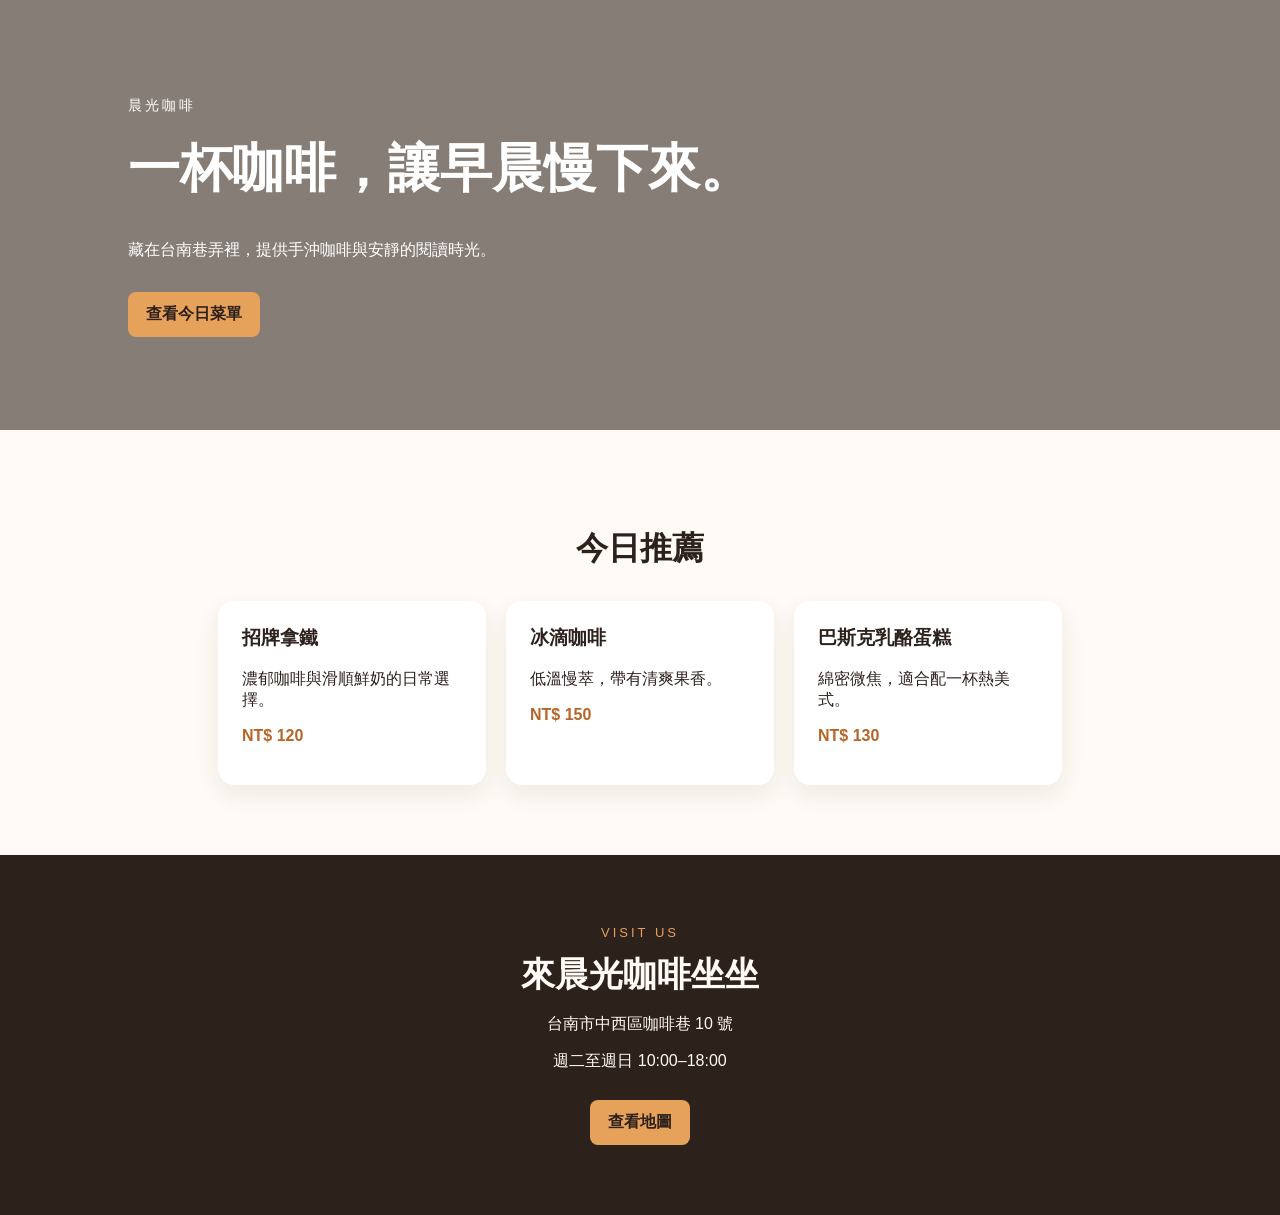
<file: cafe-landing-page/index.html>
<!doctype html>
<html lang="zh-Hant">
<head>
  <meta charset="UTF-8">
  <meta name="viewport" content="width=device-width, initial-scale=1.0">
  <title>晨光咖啡</title>
  <link rel="stylesheet" href="style.css">
</head>

<body>
  <header class="hero">
    <p class="brand">晨光咖啡</p>
    <h1>一杯咖啡，讓早晨慢下來。</h1>
    <p>藏在台南巷弄裡，提供手沖咖啡與安靜的閱讀時光。</p>
    <a href="#menu">查看今日菜單</a>
  </header>

  <main>
    <section id="menu" class="menu">
      <h2>今日推薦</h2>

      <div class="menu-items">
        <article class="menu-item">
          <h3>招牌拿鐵</h3>
          <p>濃郁咖啡與滑順鮮奶的日常選擇。</p>
          <p class="price">NT$ 120</p>
        </article>

        <article class="menu-item">
          <h3>冰滴咖啡</h3>
          <p>低溫慢萃，帶有清爽果香。</p>
          <p class="price">NT$ 150</p>
        </article>

        <article class="menu-item">
          <h3>巴斯克乳酪蛋糕</h3>
          <p>綿密微焦，適合配一杯熱美式。</p>
          <p class="price">NT$ 130</p>
        </article>
      </div>
    </section>
    <section class="visit">
  <p class="eyebrow">VISIT US</p>
  <h2>來晨光咖啡坐坐</h2>
  <p>台南市中西區咖啡巷 10 號</p>
  <p>週二至週日 10:00–18:00</p>
  <a href="https://maps.google.com" target="_blank">查看地圖</a>
</section>
  </main>
</body>
</html>
</file>
<file: cafe-landing-page/style.css>
* {
  box-sizing: border-box;
}

body {
  margin: 0;
  font-family: Arial, sans-serif;
  color: #2d211c;
  background: #fffaf5;
}

.hero {
  min-height: 430px;
  padding: 80px 10%;
  color: white;
  display: flex;
  flex-direction: column;
  justify-content: center;
  background:
    linear-gradient(rgba(35, 22, 15, 0.55), rgba(35, 22, 15, 0.55)),
    url("https://images.unsplash.com/photo-1495474472287-4d71bcdd2085?auto=format&fit=crop&w=1600&q=80");
  background-size: cover;
  background-position: center;
}

.brand {
  margin: 0;
  font-size: 14px;
  letter-spacing: 3px;
}

.hero h1 {
  max-width: 650px;
  margin: 16px 0;
  font-size: 52px;
}

.hero p {
  max-width: 500px;
  line-height: 1.8;
}

.hero a {
  width: fit-content;
  margin-top: 12px;
  padding: 12px 18px;
  background: #e6a15a;
  color: #2d211c;
  text-decoration: none;
  border-radius: 8px;
  font-weight: bold;
}
.menu {
  max-width: 1100px;
  margin: 0 auto;
  padding: 70px 10%;
}

.menu h2 {
  text-align: center;
  font-size: 32px;
  margin-bottom: 30px;
}

.menu-items {
  display: grid;
  grid-template-columns: repeat(3, 1fr);
  gap: 20px;
}

.menu-item {
  padding: 24px;
  background: white;
  border-radius: 16px;
  box-shadow: 0 10px 25px rgba(60, 40, 25, 0.08);
}

.menu-item h3 {
  margin-top: 0;
}

.price {
  color: #b86427;
  font-weight: bold;
}
@media (max-width: 700px) {
  .hero {
    min-height: 380px;
    padding: 60px 8%;
  }

  .hero h1 {
    font-size: 40px;
  }

  .menu {
    padding: 50px 8%;
  }

  .menu-items {
    grid-template-columns: 1fr;
  }
}
.visit {
  padding: 70px 10%;
  text-align: center;
  background: #2d211c;
  color: #fffaf5;
}

.eyebrow {
  margin: 0;
  color: #e6a15a;
  font-size: 13px;
  letter-spacing: 3px;
}

.visit h2 {
  margin: 12px 0;
  font-size: 34px;
}

.visit a {
  display: inline-block;
  margin-top: 12px;
  padding: 12px 18px;
  background: #e6a15a;
  color: #2d211c;
  text-decoration: none;
  border-radius: 8px;
  font-weight: bold;
}
.hero a,
.visit a,
.menu-item {
  transition: transform 0.2s ease, background 0.2s ease, box-shadow 0.2s ease;
}

.hero a:hover,
.visit a:hover {
  background: #f0b66f;
  transform: translateY(-2px);
}

.menu-item:hover {
  transform: translateY(-6px);
  box-shadow: 0 16px 30px rgba(60, 40, 25, 0.14);
}
</file>
